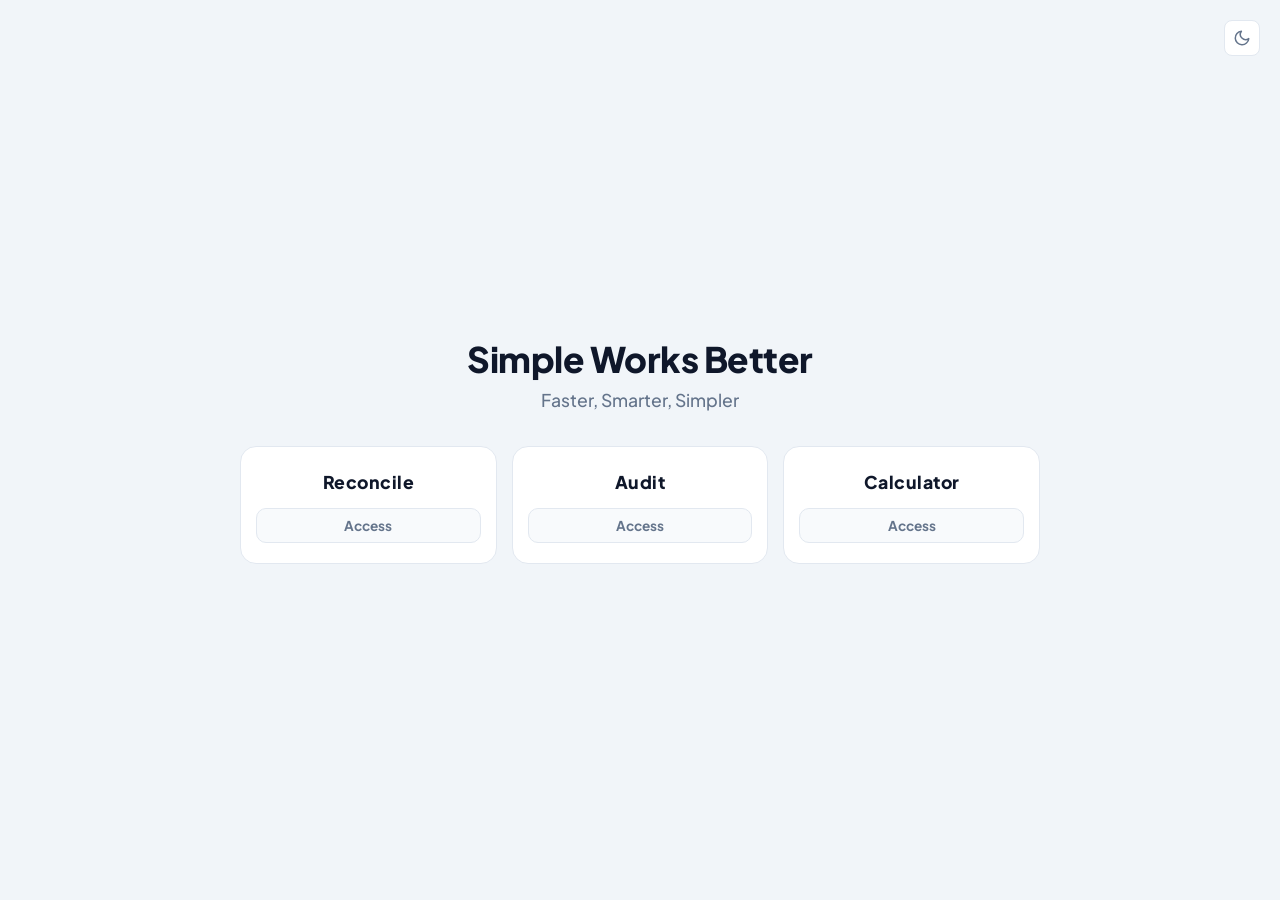
<file: index.html>
<!DOCTYPE html>
<html lang="id">

<head>
    <meta charset="UTF-8">
    <meta name="viewport" content="width=device-width, initial-scale=1.0">
    <meta name="description"
        content="Super Tools Hub - Kumpulan alat produktivitas (Audit, Calculator, Reconcile) yang didesain agar cepat, pintar, dan simpel.">
    <meta name="theme-color" content="#000000">
    <title>Super Tools</title>

    <link rel="icon" type="image/svg+xml" href="assets/favicon.svg">
    <link rel="apple-touch-icon" href="assets/icon-192.png">
    <link rel="manifest" href="manifest.json">
    
    <style>
        html { background-color: #f1f5f9; color: #0f172a; }
        html[data-theme="dark"] { background-color: #020617; color: #f8fafc; color-scheme: dark; }
    </style>


    <script>
        if (localStorage.getItem('supertools_theme') === 'dark') {
            document.documentElement.setAttribute('data-theme', 'dark');
        } else {
            document.documentElement.removeAttribute('data-theme');
        }
    </script>
    <link rel="preconnect" href="https://fonts.googleapis.com">
    <link rel="preconnect" href="https://fonts.gstatic.com" crossorigin>
    <link href="https://fonts.googleapis.com/css2?family=Plus+Jakarta+Sans:wght@400;500;600;700;800&display=swap"
        rel="stylesheet">
    <link rel="stylesheet" href="shared/css/theme.css">
    <link rel="stylesheet" href="style.css">
</head>

<body>

    <button class="theme-toggle" id="themeToggleBtn" onclick="toggleTheme()" title="Switch Theme"></button>

    <main class="main-wrapper">

        <header class="header-section">
            <h1>Simple Works Better</h1>
            <p>Faster, Smarter, Simpler</p>
        </header>

        <section class="cards-container">
            <div class="card">
                <h2>Reconcile</h2>
                <a href="Reconcile/" class="card-btn">Access</a>
            </div>

            <div class="card">
                <h2>Audit</h2>
                <a href="Audit/" class="card-btn">Access</a>
            </div>

            <div class="card">
                <h2>Calculator</h2>
                <a href="Calculator/" class="card-btn">Access</a>
            </div>

        </section>

    </main>

    <script src="script.js"></script>
</body>

</html>
</file>
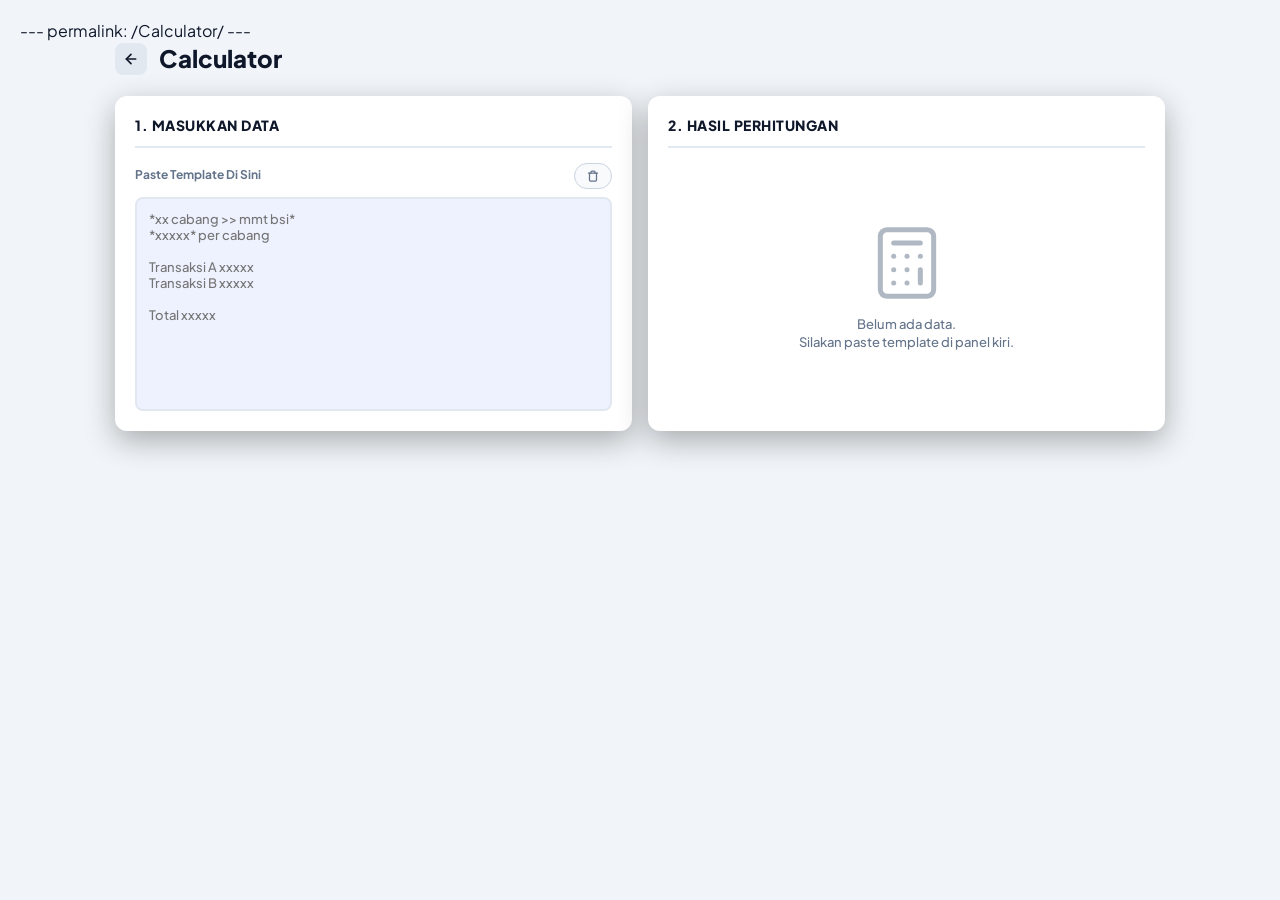
<file: Calculator/index.html>
---
permalink: /Calculator/
---
<!DOCTYPE html>
<html lang="id">

<head>
    <meta charset="UTF-8">
    <meta name="viewport" content="width=device-width, initial-scale=1.0">
    <meta name="description"
        content="Calculator Proporsional - Alat untuk membagi beban transaksi secara adil per cabang.">
    <meta name="theme-color" content="#000000">
    <title>Calculator</title>

    <link rel="icon" type="image/svg+xml" href="../assets/favicon-calculator.svg">
    <link rel="apple-touch-icon" href="../assets/icon-192.png">
    <link rel="manifest" href="../manifest.json">
    
    <style>
        html { background-color: #f1f5f9; color: #0f172a; }
        html[data-theme="dark"] { background-color: #020617; color: #f8fafc; color-scheme: dark; }
    </style>
    <script>
        if (localStorage.getItem('supertools_theme') === 'dark') {
            document.documentElement.setAttribute('data-theme', 'dark');
        } else {
            document.documentElement.removeAttribute('data-theme');
        }
    </script>
    <link href="https://fonts.googleapis.com/css2?family=Plus+Jakarta+Sans:wght@400;500;600;700;800&display=swap"
        rel="stylesheet">
    <link rel="stylesheet" href="../shared/css/theme.css">
    <link rel="stylesheet" href="../shared/css/cards.css">
    <link rel="stylesheet" href="../shared/css/buttons.css">
    <link rel="stylesheet" href="style.css">
</head>

<body>
    <header class="hw">
        <a href="../" class="btn-back">
            <svg width="16" height="16" viewBox="0 0 24 24" fill="none" stroke="currentColor" stroke-width="2.5"
                stroke-linecap="round" stroke-linejoin="round">
                <path d="M19 12H5"></path>
                <path d="M12 19l-7-7 7-7"></path>
            </svg>
        </a>
        <div class="header">
            <h1>Calculator</h1>
        </div>
    </header>

    <main class="layout">
        <div class="panel">
            <h2>1. Masukkan Data</h2>
            <div class="flex-bt">
                <label class="input-label">Paste Template Di Sini</label>
                <button class="btn-icon" onclick="clearInput()" title="Bersihkan Data">
                    <svg width="12" height="12" viewBox="0 0 24 24" fill="none" stroke="currentColor" stroke-width="2.5"
                        stroke-linecap="round" stroke-linejoin="round">
                        <polyline points="3 6 5 6 21 6"></polyline>
                        <path d="M19 6v14a2 2 0 0 1-2 2H7a2 2 0 0 1-2-2V6m3 0V4a2 2 0 0 1 2-2h4a2 2 0 0 1 2 2v2"></path>
                    </svg>
                </button>
            </div>
            <textarea id="inp"
                placeholder="*xx cabang >> mmt bsi*&#10;*xxxxx* per cabang&#10;&#10;Transaksi A xxxxx&#10;Transaksi B xxxxx&#10;&#10;Total xxxxx"
                oninput="calc()"></textarea>
        </div>
        <div class="panel">
            <h2>2. Hasil Perhitungan</h2>
            <div id="empty">
                <svg class="empty-svg" width="80" height="80" viewBox="0 0 24 24" fill="none" stroke="currentColor"
                    stroke-width="1.5" stroke-linecap="round" stroke-linejoin="round">
                    <rect x="4" y="2" width="16" height="20" rx="2" ry="2"></rect>
                    <line x1="8" y1="6" x2="16" y2="6"></line>
                    <line x1="16" y1="14" x2="16" y2="18"></line>
                    <path d="M8 10h.01"></path>
                    <path d="M12 10h.01"></path>
                    <path d="M16 10h.01"></path>
                    <path d="M8 14h.01"></path>
                    <path d="M12 14h.01"></path>
                    <path d="M8 18h.01"></path>
                    <path d="M12 18h.01"></path>
                </svg>
                <span>Belum ada data.<br>Silakan paste template di panel kiri.</span>
            </div>
            <div id="res">
                <div class="cards">
                    <div class="summary-box box-1">
                        <p class="summary-title">Total Seluruh Transaksi</p>
                        <div class="summary-amount"><span id="t-all">Rp 0</span><button id="b-all"
                                class="btn-copy"></button></div>
                    </div>
                    <div class="summary-box box-2">
                        <p class="summary-title" id="l-div">Beban Per Cabang</p>
                        <div class="summary-amount"><span id="t-div">Rp 0</span><button id="b-div"
                                class="btn-copy"></button></div>
                    </div>
                </div>
                <div class="table-container">
                    <table>
                        <thead>
                            <tr>
                                <th>Nama Transaksi</th>
                                <th class="text-right">Proporsi</th>
                                <th class="text-right">Beban/Cabang</th>
                            </tr>
                        </thead>
                        <tbody id="t-body"></tbody>
                        <tfoot id="t-foot"></tfoot>
                    </table>
                </div>
            </div>
        </div>
    </main>

    <script src="../shared/js/utils.js"></script>
    <script src="../shared/js/clipboard.js"></script>
    <script src="script.js"></script>
</body>

</html>
</file>
<file: shared/css/theme.css>
:root {
    --font-main: 'Plus Jakarta Sans', sans-serif;
    color-scheme: light;

    /* Highlight Colors - Sangat lembut dan nyaman di mata */
    --hl-qris-bg: #fef9c3;
    --hl-qris-txt: #a16207;
    --hl-edc-bg: #dcfce7;
    --hl-edc-txt: #15803d;
    --hl-ops-bg: #e0f2fe;
    --hl-ops-txt: #0369a1;
    --hl-setoran-bg: #fce7f3;
    --hl-setoran-txt: #9d174d;

    /* Light Theme - Modern Fintech */
    --bg-main: #f1f5f9;
    --surface: #ffffff;
    --surface-hover: #f8fafc;
    --text-main: #0f172a;
    --text-muted: #64748b;
    --border-color: #e2e8f0;
    --border-hover: #cbd5e1;
    --summary-bg: #eef2ff;
    --summary-text: #312e81;

    --accent-color: #6366f1; /* Vibrant Indigo */
    --accent-shadow: rgba(99, 102, 241, 0.2);
    --copy-success-bg: #10b981; /* Emerald Green */
    --copy-success-icon: #ffffff;
}

[data-theme="dark"] {
    color-scheme: dark;
    
    /* Highlight Colors - Khusus Dark Mode agar tidak menyilaukan */
    --hl-qris-bg: rgba(234, 179, 8, 0.15);
    --hl-qris-txt: #fde047;
    --hl-edc-bg: rgba(34, 197, 94, 0.15);
    --hl-edc-txt: #86efac;
    --hl-ops-bg: rgba(14, 165, 233, 0.15);
    --hl-ops-txt: #7dd3fc;
    --hl-setoran-bg: rgba(236, 72, 153, 0.15);
    --hl-setoran-txt: #f9a8d4;

    /* Dark Theme - Midnight OLED */
    --bg-main: #020617;
    --surface: #0f172a;
    --surface-hover: #1e293b;
    --text-main: #f8fafc;
    --text-muted: #94a3b8;
    --border-color: #1e293b;
    --border-hover: #334155;
    --summary-bg: #1e293b;
    --summary-text: #f8fafc;

    --accent-color: #818cf8;
    --accent-shadow: rgba(129, 140, 248, 0.25);
    --copy-success-bg: #10b981;
    --copy-success-icon: #ffffff;
}

body {
    background-color: var(--bg-main);
    color: var(--text-main);
    font-family: var(--font-main);
    margin: 0;
    -webkit-font-smoothing: antialiased;
}

@keyframes fadeIn {
    from { opacity: 0; transform: translateY(15px); }
    to { opacity: 1; transform: translateY(0); }
}
</file>
<file: style.css>
* {
    margin: 0;
    padding: 0;
    box-sizing: border-box;
}

body {
    min-height: 100vh;
    display: flex;
    justify-content: center;
    align-items: center;
    padding: 20px;
    overflow-x: hidden;
    transition: background-color 0.3s, color 0.3s;
}

.main-wrapper {
    max-width: 900px;
    width: 100%;
    text-align: center;
    position: relative;
    z-index: 10;
    animation: fadeIn 1s cubic-bezier(0.175, 0.885, 0.32, 1.275) forwards;
}

.theme-toggle {
    position: absolute;
    top: 20px;
    right: 20px;
    background: var(--surface);
    color: var(--text-muted);
    border: 1px solid var(--border-color);
    padding: 8px;
    border-radius: 8px;
    cursor: pointer;
    transition: 0.2s;
    display: flex;
    align-items: center;
    justify-content: center;
    z-index: 100;
}

.theme-toggle:hover {
    background: var(--border-color);
    color: var(--text-main);
}

.header-section {
    margin-bottom: 35px;
}

.header-section h1 {
    font-weight: 800;
    font-size: 2.2rem;
    letter-spacing: -0.5px;
    color: var(--text-main);
    margin-bottom: 8px;
}

.header-section p {
    font-weight: 500;
    font-size: 1.1rem;
    color: var(--text-muted);
    max-width: 500px;
    margin: 0 auto;
}

.cards-container {
    display: grid;
    grid-template-columns: repeat(3, 1fr);
    gap: 15px;
    justify-content: center;
    max-width: 800px;
    margin: 0 auto;
}

.card {
    background: var(--surface);
    border: 1px solid var(--border-color);
    padding: 24px 15px 20px;
    border-radius: 16px;
    text-align: center;
    display: flex;
    flex-direction: column;
    justify-content: center;
    align-items: center;
    transition: transform 0.3s, border-color 0.3s;
    box-shadow: 0 4px 20px -5px var(--shadow-color);
}

.card:hover {
    transform: translateY(-4px);
    border-color: var(--text-muted);
}

.card h2 {
    font-weight: 800;
    font-size: 1.1rem;
    margin-bottom: 15px;
    color: var(--text-main);
    letter-spacing: 0.5px;
}

.card-btn {
    display: inline-flex;
    align-items: center;
    justify-content: center;
    padding: 8px 16px;
    font-weight: 700;
    font-size: 0.85rem;
    text-decoration: none;
    border-radius: 10px;
    transition: background-color 0.3s, transform 0.3s, color 0.3s;
    width: 100%;
    background: var(--surface-hover);
    color: var(--text-muted);
    border: 1px solid var(--border-color);
    cursor: pointer;
}

.card-btn:hover {
    transform: translateY(-2px);
    background: var(--border-color);
    color: var(--text-main);
}

@media (max-width: 640px) {
    .header-section { margin-top: 30px; }
    .header-section h1 { font-size: 1.8rem; }
    .header-section p { font-size: 0.95rem; }
    .cards-container { 
        grid-template-columns: 1fr; 
        max-width: 320px;
        margin: 0 auto; 
    }
    .card { padding: 20px 15px; }
}
</file>
<file: shared/css/cards.css>
.cards {
    display: flex;
    gap: 10px;
    margin-bottom: 15px;
}

.summary-box {
    padding: 12px;
    border-radius: 12px;
    display: flex;
    flex-direction: column;
    justify-content: center;
    transition: transform 0.3s, background-color 0.3s, color 0.3s;
    background: var(--summary-bg);
    color: var(--summary-text);
    border: 2px solid var(--border-hover);
}
.cards .summary-box {
    flex: 1;
}
.summary-box:hover {
    transform: translateY(-2px);
}
.summary-title {
    margin: 0 0 4px 0;
    font-size: 10px;
    font-weight: 800;
    letter-spacing: 0.5px;
    opacity: 0.9;
    display: flex;
    align-items: center;
    gap: 4px;
    text-transform: uppercase;
}
.summary-amount {
    font-size: 16px;
    font-weight: 800;
    font-family: inherit;
    display: flex;
    align-items: center;
    justify-content: space-between;
    margin: 0;
    gap: 12px;
}
.summary-amount span {
    word-break: break-word;
    line-height: 1.2;
}
.amount-wrapper {
    display: flex;
    align-items: center;
    justify-content: flex-end;
    gap: 6px;
}
</file>
<file: shared/css/buttons.css>
.btn-back {
    display: inline-flex;
    align-items: center;
    justify-content: center;
    width: 32px;
    height: 32px;
    color: var(--text-main);
    text-decoration: none;
    background: var(--border-color);
    border-radius: 8px;
    transition: 0.2s;
    border: none;
    cursor: pointer;
}
.btn-back:hover {
    background: var(--border-hover);
}
.btn-icon {
    display: inline-flex;
    align-items: center;
    justify-content: center;
    padding: 6px 12px;
    background: var(--surface-hover);
    color: var(--text-muted);
    border: 1px solid var(--border-hover);
    border-radius: 99px;
    font-weight: 700;
    font-family: inherit;
    font-size: 12px;
    gap: 4px;
    cursor: pointer;
    margin: 0;
    transition: 0.2s;
}
.btn-icon:hover {
    background: var(--border-color);
    color: var(--text-main);
    transform: translateY(-1px);
}
.btn-icon:active {
    transform: scale(0.96);
}
.btn-copy {
    cursor: pointer;
    width: 24px;
    height: 24px;
    background: var(--surface);
    color: var(--accent-color);
    flex-shrink: 0;
    border: 1px solid var(--border-hover);
    border-radius: 50%;
    display: inline-flex;
    align-items: center;
    justify-content: center;
    transition: all 0.2s;
    box-shadow: 0 1px 2px var(--accent-shadow);
}
.btn-copy:hover {
    background: var(--border-color);
    color: var(--text-main);
    border-color: var(--accent-color);
    transform: scale(1.05);
}
.btn-copy:active {
    transform: scale(0.9);
}
.btn-copy.copied {
    background: var(--copy-success-bg);
    color: var(--copy-success-icon);
    border-color: var(--copy-success-bg);
    transform: scale(1.05);
}
</file>
<file: Calculator/style.css>
body {
    padding: 20px;
    line-height: 1.4;
}

.hw {
    position: relative;
    max-width: 1050px;
    margin: 0 auto 20px;
    display: flex;
    align-items: center;
    justify-content: flex-start;
    gap: 12px;
    animation: fadeIn 0.6s ease-out forwards;
}

.header {
    display: flex;
    align-items: center;
    gap: 12px;
}

.header h1 {
    margin: 0;
    font-size: 24px;
    font-weight: 800;
    color: var(--text-main);
}

.layout {
    display: flex;
    gap: 16px;
    max-width: 1050px;
    margin: auto;
    align-items: stretch;
    animation: fadeIn 0.8s ease-out forwards;
}

.panel {
    background: var(--surface);
    padding: 20px;
    border-radius: 12px;
    box-shadow: 0 10px 30px rgba(0, 0, 0, 0.3);
    flex: 1;
    width: 50%;
    display: flex;
    flex-direction: column;
}

h2 {
    font-size: 14px;
    margin: 0 0 15px;
    border-bottom: 2px solid var(--border-color);
    padding-bottom: 10px;
    font-weight: 800;
    color: var(--text-main);
    text-transform: uppercase;
    letter-spacing: 0.5px;
}

.flex-bt {
    display: flex;
    justify-content: space-between;
    align-items: center;
    margin-bottom: 8px;
}

.input-label {
    font-weight: 700;
    font-size: 12px;
    color: var(--text-muted);
}

textarea {
    width: 100%;
    padding: 12px;
    border: 2px solid var(--border-color);
    border-radius: 8px;
    box-sizing: border-box;
    font-family: inherit;
    font-size: 13px;
    font-weight: 500;
    flex-grow: 1;
    resize: none;
    background: var(--summary-bg);
    color: var(--text-main);
    transition: border-color 0.3s, background-color 0.3s, box-shadow 0.3s;
}

textarea:focus {
    outline: none;
    border-color: var(--accent-color);
    box-shadow: 0 0 0 3px var(--accent-shadow);
}

.table-container {
    overflow-x: auto;
    border-radius: 10px;
    border: 1px solid var(--border-color);
}

table {
    width: 100%;
    border-collapse: collapse;
    background: var(--surface);
    font-size: 12px;
}

th,
td {
    padding: 10px 8px;
    text-align: left;
    border-bottom: 1px solid var(--border-color);
    vertical-align: middle;
    color: var(--text-main);
    font-weight: 600;
}

th {
    background: var(--surface-hover);
    color: var(--text-muted);
    font-size: 10px;
    text-transform: uppercase;
    border-bottom: 2px solid var(--border-color);
    font-weight: 700;
    letter-spacing: 0.5px;
}

tr:hover td {
    background: var(--summary-bg);
}

tfoot td {
    color: var(--text-main);
    border-top: 2px solid var(--border-color);
    border-bottom: none;
    font-weight: 800;
    padding-top: 12px;
}

#empty {
    text-align: center;
    color: var(--text-muted);
    padding: 60px 0;
    font-size: 13px;
    font-weight: 500;
    display: flex;
    flex-direction: column;
    align-items: center;
    gap: 12px;
}

.empty-svg {
    opacity: 0.5;
}

#res {
    display: none;
}

.trx-name {
    font-weight: 700;
    margin-bottom: 2px;
}

.trx-original {
    color: var(--text-muted);
    font-size: 10px;
}

.trx-prop {
    color: var(--text-muted);
}

.trx-b-main {
    color: var(--text-main);
}

.foot-label {
    font-size: 10px;
}

.foot-prop {
    color: var(--text-muted);
    font-weight: 700;
}

.foot-total {
    color: var(--summary-text);
}

.text-right {
    text-align: right;
}

.flex-cell {
    display: flex;
    justify-content: flex-end;
    align-items: center;
    gap: 8px;
}

@media (max-width: 768px) {
    .layout {
        flex-direction: column;
    }

    .panel {
        width: 100%;
        min-height: 300px;
    }

    .cards {
        flex-direction: column;
    }

    h2 {
        font-size: 16px;
    }
}

@media (max-width: 576px) {
    .container {
        padding: 16px;
    }

    th,
    td {
        font-size: 11px;
        padding: 8px 10px;
    }

    .hw {
        align-items: center;
    }

    .header h1 {
        font-size: 18px;
    }
}
</file>
